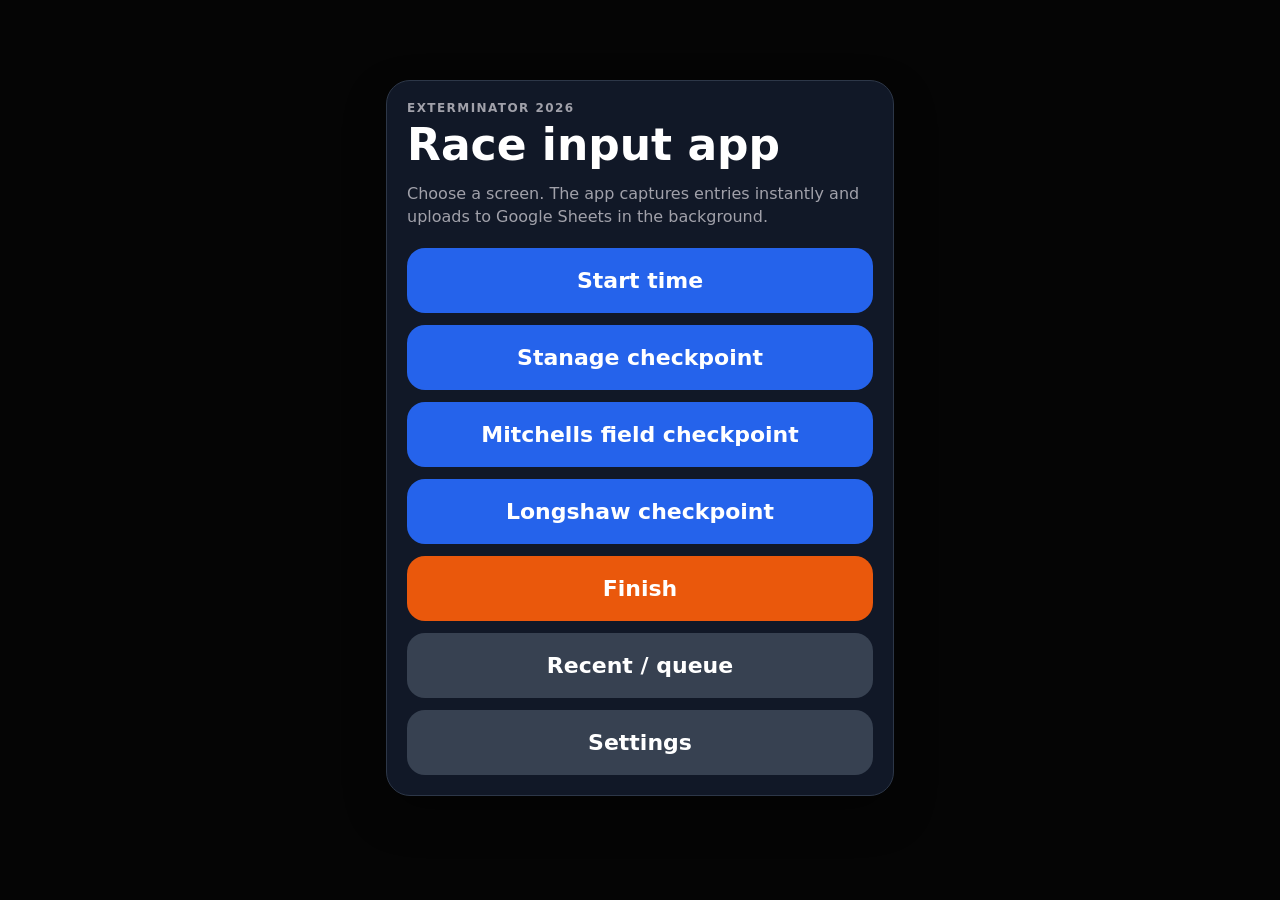
<file: index.html>
<!doctype html>
<html lang="en">
<head>
  <meta charset="utf-8" />
  <meta name="viewport" content="width=device-width, initial-scale=1, viewport-fit=cover" />
  <title>Exterminator Race Tracker</title>
  <link rel="stylesheet" href="/style.css" />
</head>
<body>
  <main class="screen menu-screen">
    <section class="card">
      <p class="eyebrow">Exterminator 2026</p>
      <h1>Race input app</h1>
      <p class="muted">Choose a screen. The app captures entries instantly and uploads to Google Sheets in the background.</p>
      <div class="menu-grid">
        <a class="menu-button" href="/start.html">Start time</a>
        <a class="menu-button" href="/checkpoint.html?checkpoint=stanage">Stanage checkpoint</a>
        <a class="menu-button" href="/checkpoint.html?checkpoint=mitchells">Mitchells field checkpoint</a>
        <a class="menu-button" href="/checkpoint.html?checkpoint=longshaw">Longshaw checkpoint</a>
        <a class="menu-button orange" href="/finish.html">Finish</a>
        <a class="menu-button grey" href="/recent.html">Recent / queue</a>
        <a class="menu-button grey" href="/settings.html">Settings</a>
      </div>
    </section>
  </main>
</body>
</html>
</file>
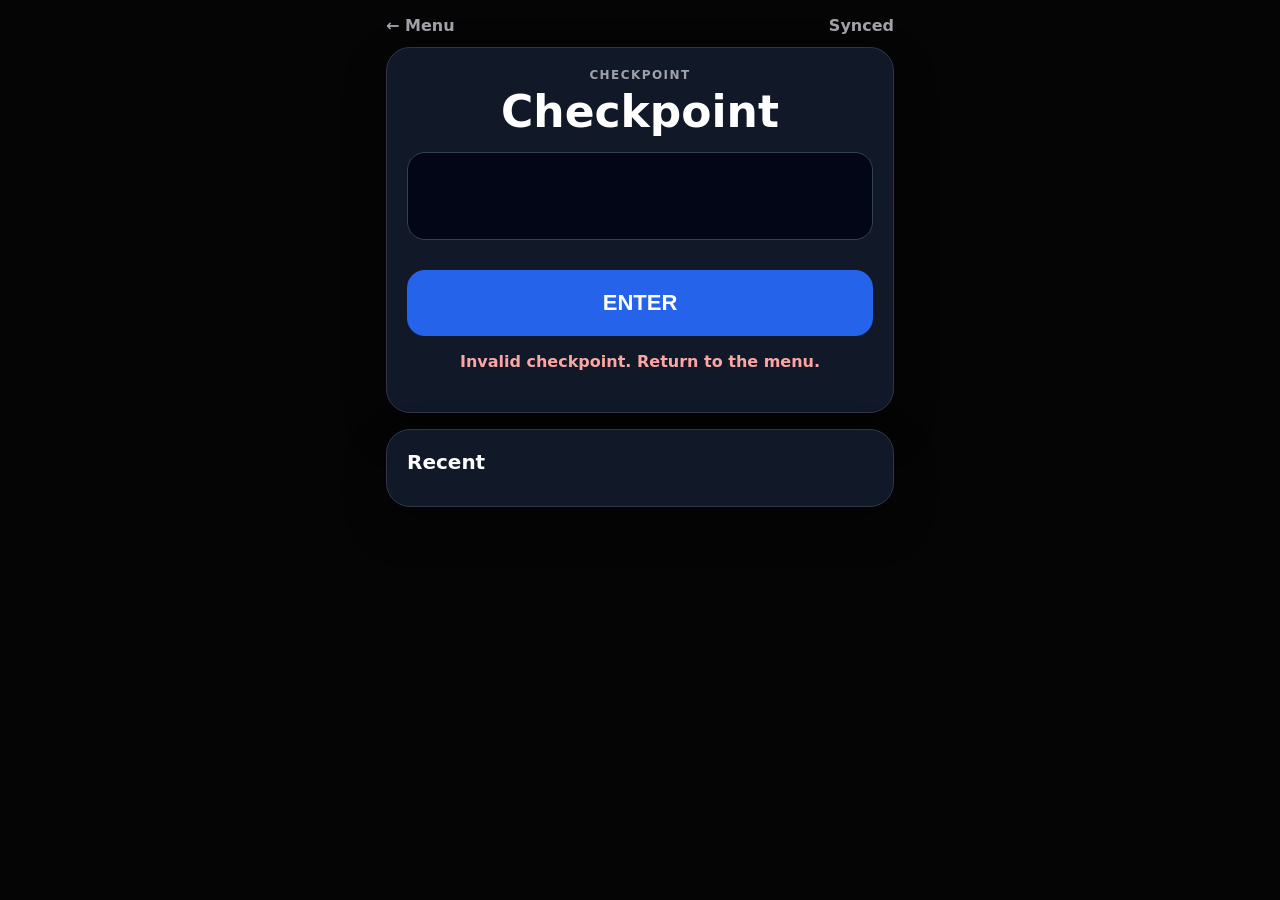
<file: checkpoint.html>
<!doctype html>
<html lang="en">
<head>
  <meta charset="utf-8" />
  <meta name="viewport" content="width=device-width, initial-scale=1, viewport-fit=cover" />
  <title>Checkpoint</title>
  <link rel="stylesheet" href="/style.css" />
</head>
<body data-page="checkpoint">
  <main class="screen">
    <section class="topbar">
      <a href="/index.html">← Menu</a>
      <span id="sync-status">Ready</span>
    </section>
    <section class="card input-card">
      <p class="eyebrow" id="screen-label">Checkpoint</p>
      <h1 id="screen-title">Checkpoint</h1>
      <div class="display" id="display">&nbsp;</div>
      <div class="keypad" id="keypad"></div>
      <button class="submit-button" id="submit-button">ENTER</button>
      <p class="status-message" id="message">Enter bib number</p>
    </section>
    <section class="card recent-card">
      <h2>Recent</h2>
      <div id="recent-list" class="recent-list"></div>
    </section>
  </main>
  <script src="/app.js"></script>
</body>
</html>
</file>
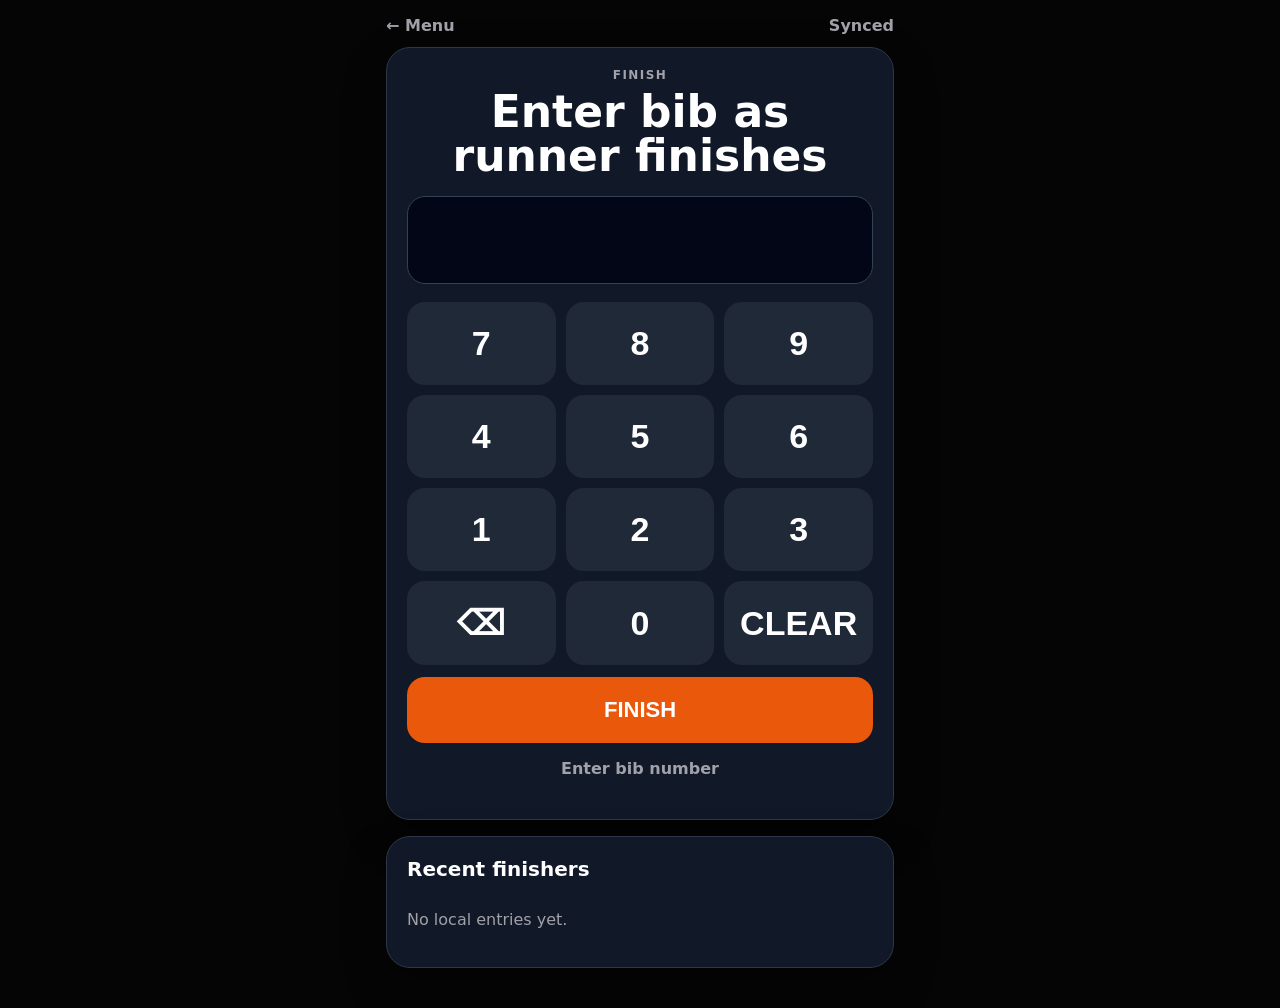
<file: finish.html>
<!doctype html>
<html lang="en">
<head>
  <meta charset="utf-8" />
  <meta name="viewport" content="width=device-width, initial-scale=1, viewport-fit=cover" />
  <title>Finish</title>
  <link rel="stylesheet" href="/style.css" />
</head>
<body data-page="finish">
  <main class="screen">
    <section class="topbar">
      <a href="/index.html">← Menu</a>
      <span id="sync-status">Ready</span>
    </section>
    <section class="card input-card">
      <p class="eyebrow">Finish</p>
      <h1>Enter bib as runner finishes</h1>
      <div class="display" id="display">&nbsp;</div>
      <div class="keypad" id="keypad"></div>
      <button class="submit-button orange" id="submit-button">FINISH</button>
      <p class="status-message" id="message">Enter bib number</p>
    </section>
    <section class="card recent-card">
      <h2>Recent finishers</h2>
      <div id="recent-list" class="recent-list"></div>
    </section>
  </main>
  <script src="/app.js"></script>
</body>
</html>
</file>
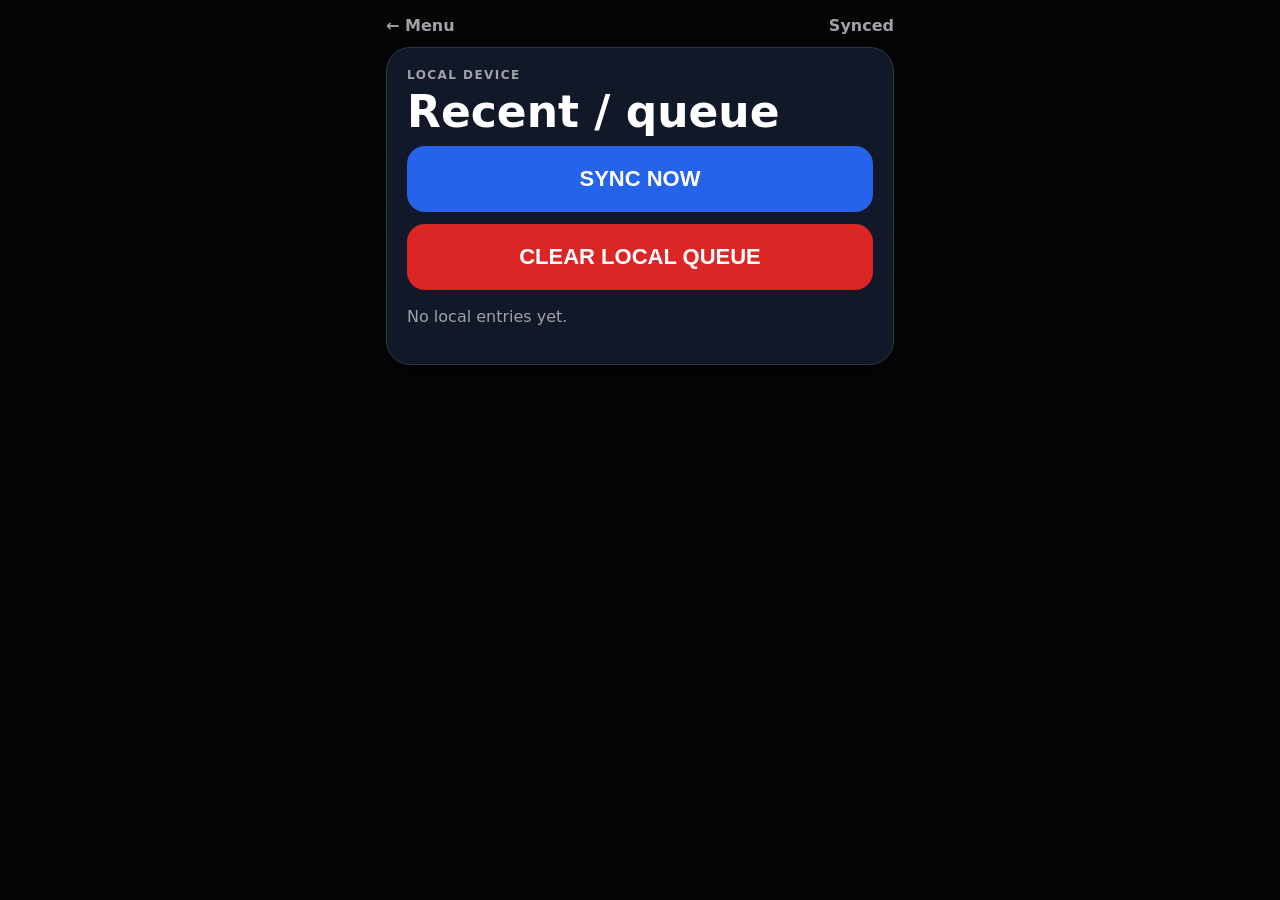
<file: recent.html>
<!doctype html>
<html lang="en">
<head>
  <meta charset="utf-8" />
  <meta name="viewport" content="width=device-width, initial-scale=1, viewport-fit=cover" />
  <title>Recent Queue</title>
  <link rel="stylesheet" href="/style.css" />
</head>
<body data-page="recent">
  <main class="screen">
    <section class="topbar">
      <a href="/index.html">← Menu</a>
      <span id="sync-status">Ready</span>
    </section>
    <section class="card recent-card">
      <p class="eyebrow">Local device</p>
      <h1>Recent / queue</h1>
      <button class="submit-button" id="sync-now">SYNC NOW</button>
      <button class="submit-button danger" id="clear-local">CLEAR LOCAL QUEUE</button>
      <div id="recent-list" class="recent-list"></div>
    </section>
  </main>
  <script src="/app.js"></script>
</body>
</html>
</file>
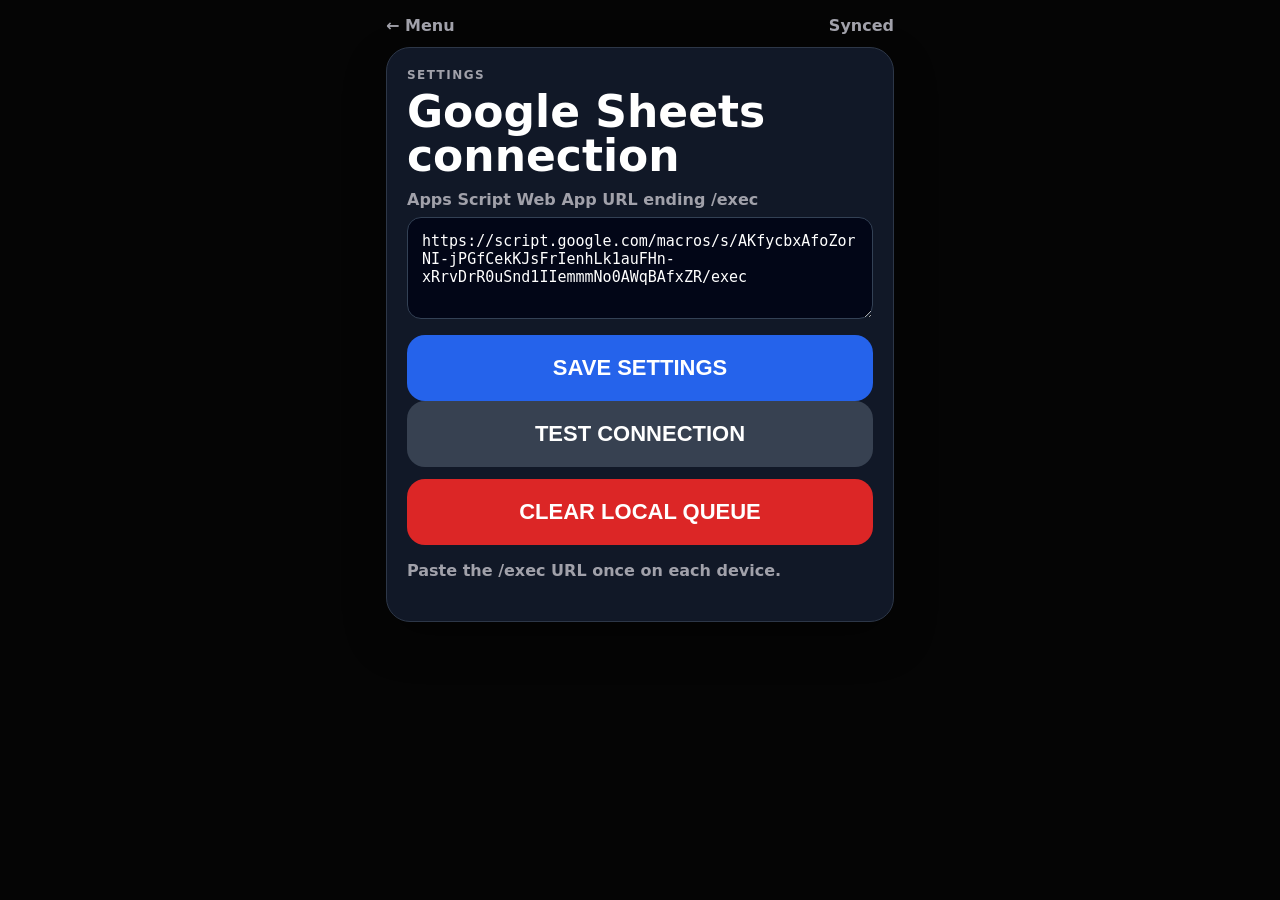
<file: settings.html>
<!doctype html>
<html lang="en">
<head>
  <meta charset="utf-8" />
  <meta name="viewport" content="width=device-width, initial-scale=1, viewport-fit=cover" />
  <title>Settings</title>
  <link rel="stylesheet" href="/style.css" />
</head>
<body data-page="settings">
  <main class="screen">
    <section class="topbar">
      <a href="/index.html">← Menu</a>
      <span id="sync-status">Ready</span>
    </section>
    <section class="card">
      <p class="eyebrow">Settings</p>
      <h1>Google Sheets connection</h1>
      <label class="label" for="endpoint">Apps Script Web App URL ending /exec</label>
      <textarea id="endpoint" class="endpoint-input" rows="4" placeholder="https://script.google.com/macros/s/.../exec"></textarea>
      <button class="submit-button" id="save-settings">SAVE SETTINGS</button>
      <button class="submit-button grey" id="test-connection">TEST CONNECTION</button>
      <button class="submit-button danger" id="clear-local">CLEAR LOCAL QUEUE</button>
      <p class="status-message" id="message">Paste the /exec URL once on each device.</p>
    </section>
  </main>
  <script src="/app.js"></script>
</body>
</html>
</file>
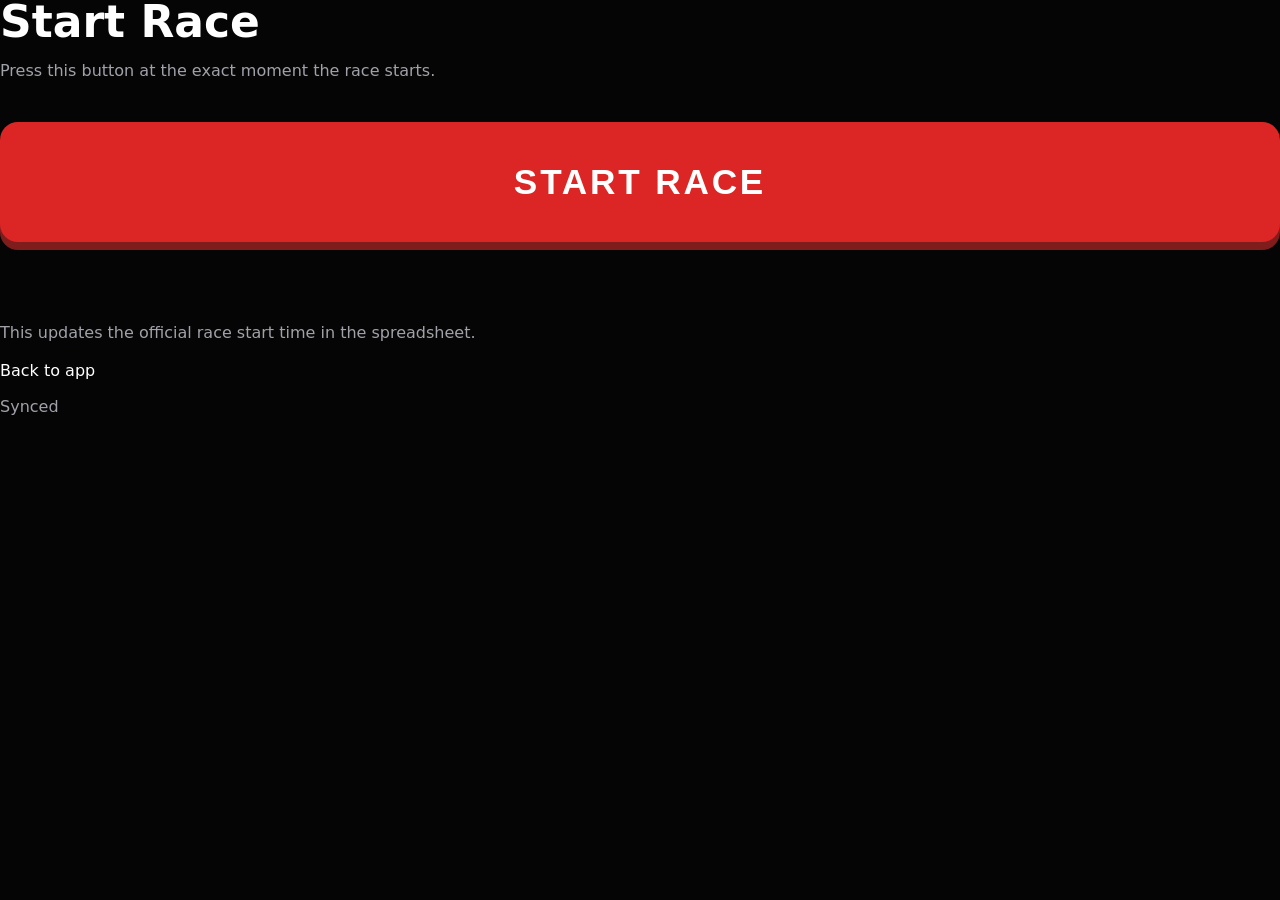
<file: start.html>
<!DOCTYPE html>
<html lang="en">
<head>
  <meta charset="UTF-8" />
  <meta name="viewport" content="width=device-width, initial-scale=1.0" />
  <title>Start Race | Exterminator Tracker</title>
  <link rel="stylesheet" href="style.css" />
</head>

<body data-page="start">
  <main class="app">
    <h1>Start Race</h1>

    <p class="muted">
      Press this button at the exact moment the race starts.
    </p>

   <button id="start-race-button" class="primary-button start-race-button">
  START RACE
</button>

    <p id="message" class="status-message"></p>

    <p class="muted">
      This updates the official race start time in the spreadsheet.
    </p>

    <p>
      <a href="index.html">Back to app</a>
    </p>

    <p id="sync-status" class="muted"></p>
  </main>

  <script src="app.js"></script>
</body>
</html>
</file>
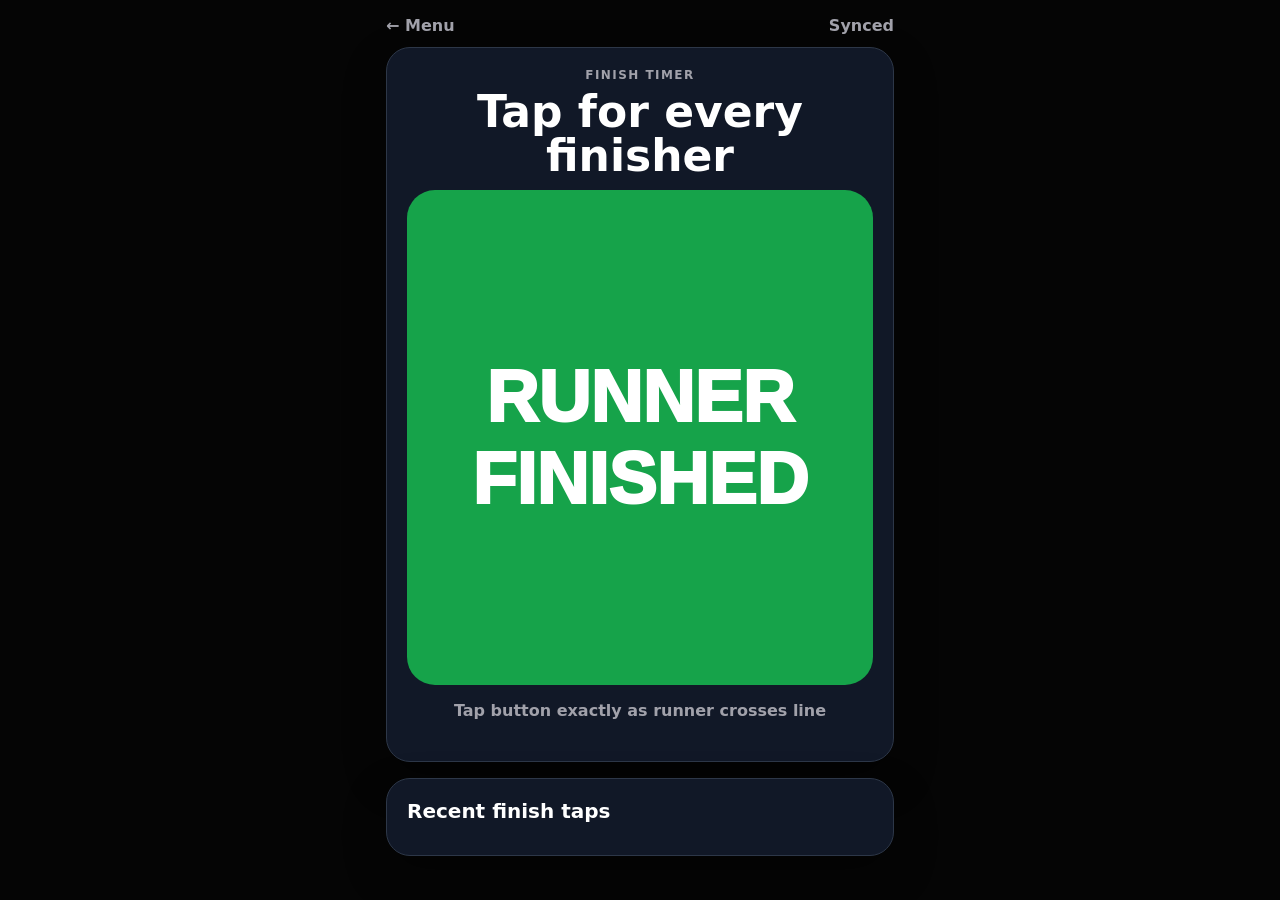
<file: timer.html>
<!doctype html>
<html lang="en">
<head>
  <meta charset="utf-8" />
  <meta name="viewport" content="width=device-width, initial-scale=1, viewport-fit=cover" />
  <title>Finish Timer</title>
  <link rel="stylesheet" href="/style.css" />
</head>
<body data-page="timer">
  <main class="screen timer-screen">
    <section class="topbar">
      <a href="/index.html">← Menu</a>
      <span id="sync-status">Ready</span>
    </section>
    <section class="card input-card">
      <p class="eyebrow">Finish timer</p>
      <h1>Tap for every finisher</h1>
      <button class="finish-button" id="finish-button">RUNNER FINISHED</button>
      <p class="status-message" id="message">Tap button exactly as runner crosses line</p>
    </section>
    <section class="card recent-card">
      <h2>Recent finish taps</h2>
      <div id="recent-list" class="recent-list"></div>
    </section>
  </main>
  <script src="/app.js"></script>
</body>
</html>
</file>
<file: style.css>
:root {
  --bg: #050505;
  --card: #111827;
  --card2: #1f2937;
  --text: #ffffff;
  --muted: #a1a1aa;
  --blue: #2563eb;
  --green: #16a34a;
  --orange: #ea580c;
  --red: #dc2626;
  --grey: #374151;
}
* { box-sizing: border-box; }
html, body { margin: 0; padding: 0; background: var(--bg); color: var(--text); font-family: system-ui, -apple-system, BlinkMacSystemFont, "Segoe UI", sans-serif; }
a { color: inherit; text-decoration: none; }
.screen { min-height: 100vh; padding: max(16px, env(safe-area-inset-top)) 16px 24px; max-width: 540px; margin: 0 auto; }
.menu-screen { display: flex; align-items: center; }
.card { background: var(--card); border: 1px solid #2d3748; border-radius: 24px; padding: 20px; box-shadow: 0 18px 40px rgba(0,0,0,0.35); margin-bottom: 16px; }
.eyebrow { text-transform: uppercase; letter-spacing: 0.12em; color: var(--muted); font-size: 12px; font-weight: 800; margin: 0 0 8px; }
h1 { font-size: clamp(30px, 8vw, 44px); margin: 0 0 12px; line-height: 1; }
h2 { margin: 0 0 12px; font-size: 20px; }
.muted { color: var(--muted); line-height: 1.4; }
.menu-grid { display: grid; gap: 12px; margin-top: 20px; }
.menu-button, .submit-button { width: 100%; display: block; text-align: center; border: 0; border-radius: 18px; background: var(--blue); color: white; font-size: 22px; font-weight: 800; padding: 20px; cursor: pointer; touch-action: manipulation; }
.menu-button.green, .submit-button.green { background: var(--green); }
.menu-button.orange, .submit-button.orange { background: var(--orange); }
.menu-button.grey, .submit-button.grey { background: var(--grey); }
.submit-button.danger { background: var(--red); margin-top: 12px; }
.topbar { display: flex; justify-content: space-between; align-items: center; margin-bottom: 12px; color: var(--muted); font-weight: 700; }
.input-card { text-align: center; }
.display { height: 88px; border-radius: 18px; background: #020617; border: 1px solid #334155; font-size: 56px; font-weight: 900; display: flex; align-items: center; justify-content: center; margin: 18px 0; letter-spacing: 0.06em; }
.keypad { display: grid; grid-template-columns: repeat(3, 1fr); gap: 10px; margin-bottom: 12px; }
.key { border: 0; border-radius: 18px; padding: 22px 0; background: var(--card2); color: white; font-size: 34px; font-weight: 900; cursor: pointer; touch-action: manipulation; }
.key:active, .submit-button:active, .finish-button:active { transform: scale(0.98); opacity: 0.85; }
.status-message { color: var(--muted); font-weight: 700; min-height: 24px; }
.status-message.good { color: #86efac; }
.status-message.warn { color: #fdba74; }
.status-message.bad { color: #fca5a5; }
.finish-button { width: 100%; min-height: 55vh; border: 0; border-radius: 28px; background: var(--green); color: white; font-size: clamp(38px, 12vw, 72px); font-weight: 950; cursor: pointer; touch-action: manipulation; padding: 24px; }
.recent-list { display: grid; gap: 8px; }
.recent-item { display: flex; justify-content: space-between; gap: 12px; background: #020617; border: 1px solid #334155; border-radius: 14px; padding: 12px; font-size: 14px; }
.recent-item strong { font-size: 18px; }
.badge { font-size: 12px; font-weight: 900; padding: 5px 8px; border-radius: 999px; text-transform: uppercase; align-self: center; }
.badge.pending { background: #7c2d12; color: #fed7aa; }
.badge.syncing { background: #1e3a8a; color: #bfdbfe; }
.badge.uploaded { background: #14532d; color: #bbf7d0; }
.badge.failed { background: #7f1d1d; color: #fecaca; }
.label { display: block; color: var(--muted); font-weight: 800; margin: 12px 0 8px; }
.endpoint-input { width: 100%; background: #020617; color: white; border: 1px solid #334155; border-radius: 14px; padding: 14px; font-size: 15px; margin-bottom: 12px; }
.start-race-button {
  width: 100%;
  min-height: 120px;
  margin: 24px 0;
  padding: 28px 20px;
  font-size: 2.2rem;
  font-weight: 900;
  letter-spacing: 0.08em;
  text-transform: uppercase;
  background: #dc2626;
  color: #ffffff;
  border: none;
  border-radius: 18px;
  box-shadow: 0 8px 0 #7f1d1d;
}

.start-race-button:active {
  transform: translateY(4px);
  box-shadow: 0 4px 0 #7f1d1d;
  background: #b91c1c;
}
</file>
